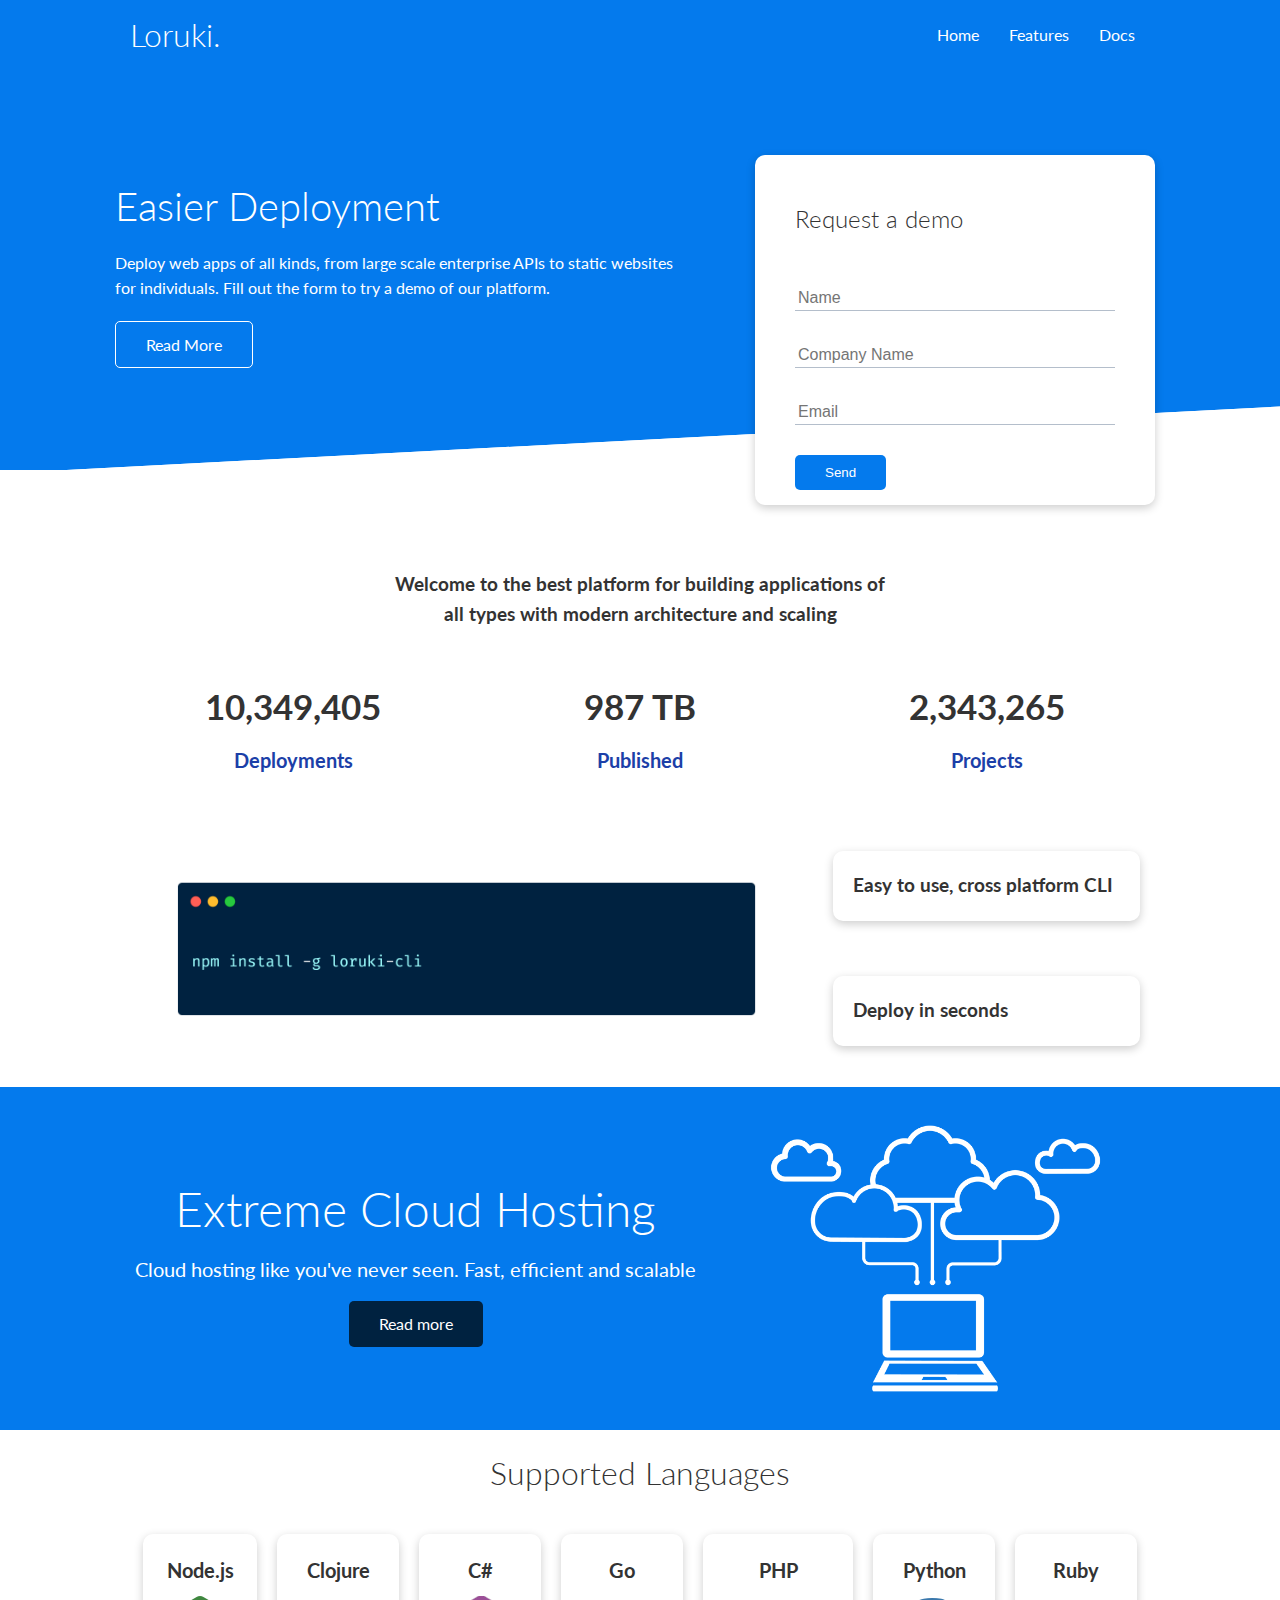
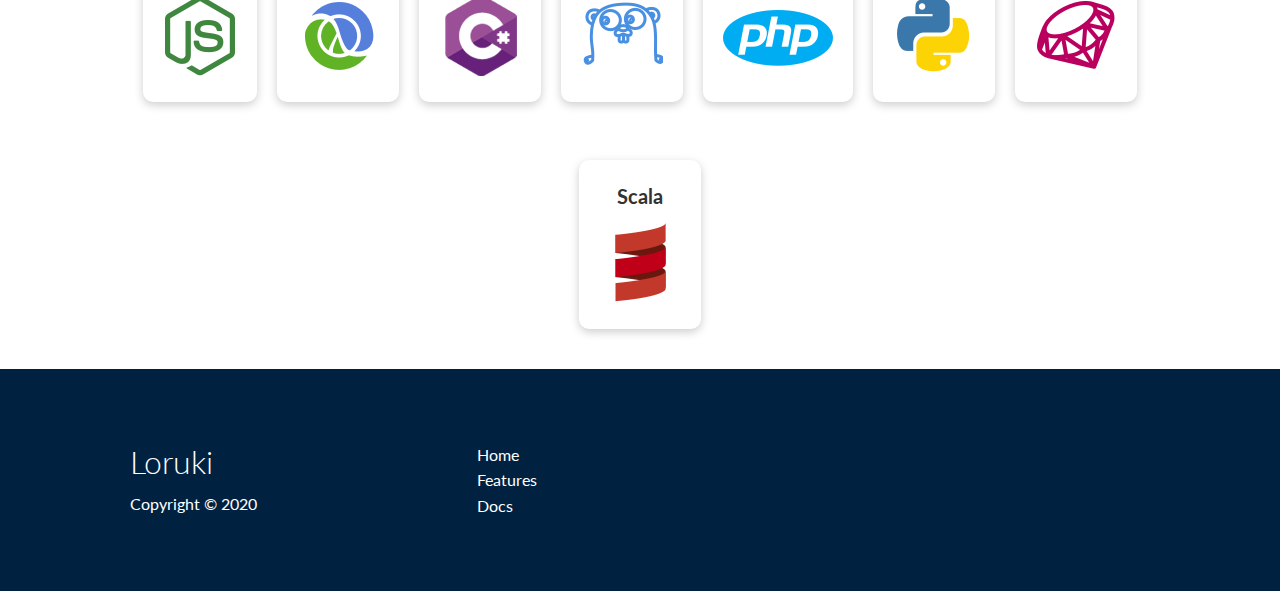
<file: index.html>
<!DOCTYPE html>
<html lang="en">
<head>
    <meta charset="UTF-8">
    <meta name="viewport" content="width=device-width, initial-scale=1.0">
    <link rel="stylesheet" href="https://cdnjs.cloudflare.com/ajax/libs/font-awesome/5.15.1/css/all.min.css" integrity="sha512-+4zCK9k+qNFUR5X+cKL9EIR+ZOhtIloNl9GIKS57V1MyNsYpYcUrUeQc9vNfzsWfV28IaLL3i96P9sdNyeRssA==" crossorigin="anonymous" />
    <link rel="stylesheet" href="css/utilities.css">
    <link rel="stylesheet" href="css/style.css">
    
    <title>Loruki | Cloud Hosting For Everyone</title>
</head>
<body>
    <!-- navbar -->
    <div class="navbar">
        <div class="container flex">
            <h1 class="logo">Loruki.</h1>
            <nav>
                <ul>
                    <li>
                        <a href="index.html">Home</a>
                    </li>
                    <li>
                        <a href="features.html">Features</a>
                    </li>
                    <li>
                        <a href="docs.html">Docs</a>
                    </li>
                </ul>
            </nav>
        </div>
    </div>    

    <!-- showcase -->
    <section class="showcase">
        <div class="container grid">
            <div class="showcase-text">
                <h1>Easier Deployment</h1>
                <p>Deploy web apps of all kinds, from large scale enterprise APIs to static websites for individuals. Fill out the form to try a demo of our platform.</p>
                <a href="features.html" class="btn btn-outline">Read More</a>
            </div>
            <div class="showcase-form card">
                <h2>Request a demo</h2>
                <form name="contact" method="POST" netlify-honeypot="bot-field" data-netlify="true">
                <p class="hidden">
                <label>Don't fill this out if you are human: <input name="bot-field"/></label>
                </p>
                    <div class="form-control">
                        <input type="text" name="name" placeholder="Name" required>
                    </div>
                    <div class="form-control">
                        <input type="text" name="company" placeholder="Company Name" required>
                    </div>
                    <div class="form-control">
                        <input type="email" name="email" placeholder="Email" required>
                    </div>
                    <input type="submit" value="Send" class="btn btn-primary">
                    <input type="hidden" name="form-name" value="contact">
                </form>
            </div>
        </div>
    </section>

    <!-- stats -->
    <section class="stats">
        <div class="container">
            <h3 class="stats-heading text-center my-1">
                Welcome to the best platform for building applications of all types with modern architecture and scaling
            </h3>

            <div class="grid grid-3 text-center my-4">
                <div>
                    <i class="fas fa-server fa-3x"></i>
                    <h3>10,349,405</h3>
                    <p class="text-secondary">Deployments</p>
                </div>
                <div>
                    <i class="fas fa-upload fa-3x"></i>
                    <h3>987 TB</h3>
                    <p class="text-secondary">Published</p>
                </div>
                <div>
                    <i class="fas fa-project-diagram fa-3x"></i>
                    <h3>2,343,265</h3>
                    <p class="text-secondary">Projects</p>
                </div>
            </div>
        </div>
    </section>

    <!-- Cli -->
    <section class="cli">
        <div class="container grid">
            <img src="images/cli.png" alt="">
            <div class="card">
                <h3>Easy to use, cross platform CLI</h3>
            </div>
            <div class="card">
                <h3>Deploy in seconds</h3>
            </div>
        </div>
    </section>

    <!-- Cloud -->
    <section class="cloud bg-primary my-2 py-2">
        <div class="container grid">
            <div class="text-center">
                <h2 class="lg">Extreme Cloud Hosting</h2>
                <p class="lead my-1">Cloud hosting like you've never seen. Fast, efficient and scalable</p>
                <a href="features.html" class="btn btn-dark">Read more</a>
            </div>
            <img src="images/cloud.png" alt="">
        </div>

    </section>

    <!-- Languages -->
    <section class="languages">
        <h2 class="md text-center my-2">
            Supported Languages
        </h2>
        <div class="container flex">
            <div class="card">
                <h4>Node.js</h4>
                <img src="images/logos/node.png" alt="">
            </div>
            <div class="card">
                <h4>Clojure</h4>
                <img src="images/logos/clojure.png" alt="">
            </div>
            <div class="card">
                <h4>C#</h4>
                <img src="images/logos/csharp.png" alt="">
            </div>
            <div class="card">
                <h4>Go</h4>
                <img src="images/logos/go.png" alt="">
            </div>
            <div class="card">
                <h4>PHP</h4>
                <img src="images/logos/php.png" alt="">
            </div>
            <div class="card">
                <h4>Python</h4>
                <img src="images/logos/python.png" alt="">
            </div>
            <div class="card">
                <h4>Ruby</h4>
                <img src="images/logos/ruby.png" alt="">
            </div>
            <div class="card">
                <h4>Scala</h4>
                <img src="images/logos/scala.png" alt="">
            </div>
        </div>
    </section>

    <!-- footer -->
    <footer class="footer bg-dark py-5">
        <div class="container grid grid-3">
            <div>
                <h1>Loruki</h1>
                <p>Copyright &copy; 2020</p>
            </div>
            <nav>
                <ul>
                    <li><a href="index.html">Home</a></li>
                    <li><a href="features.html">Features</a></li>
                    <li><a href="docs.html">Docs</a></li>
                </ul>
            </nav>
                <div class="social">
                    <a href="#"><i class="fab fa-github fa-2x"></i></a>
                    <a href="#"><i class="fab fa-facebook fa-2x"></i></a>
                    <a href="#"><i class="fab fa-instagram fa-2x"></i></a>
                    <a href="#"><i class="fab fa-twitter fa-2x"></i></a>
                </div>
        </div>
    </footer>
</body>
</html>
</file>
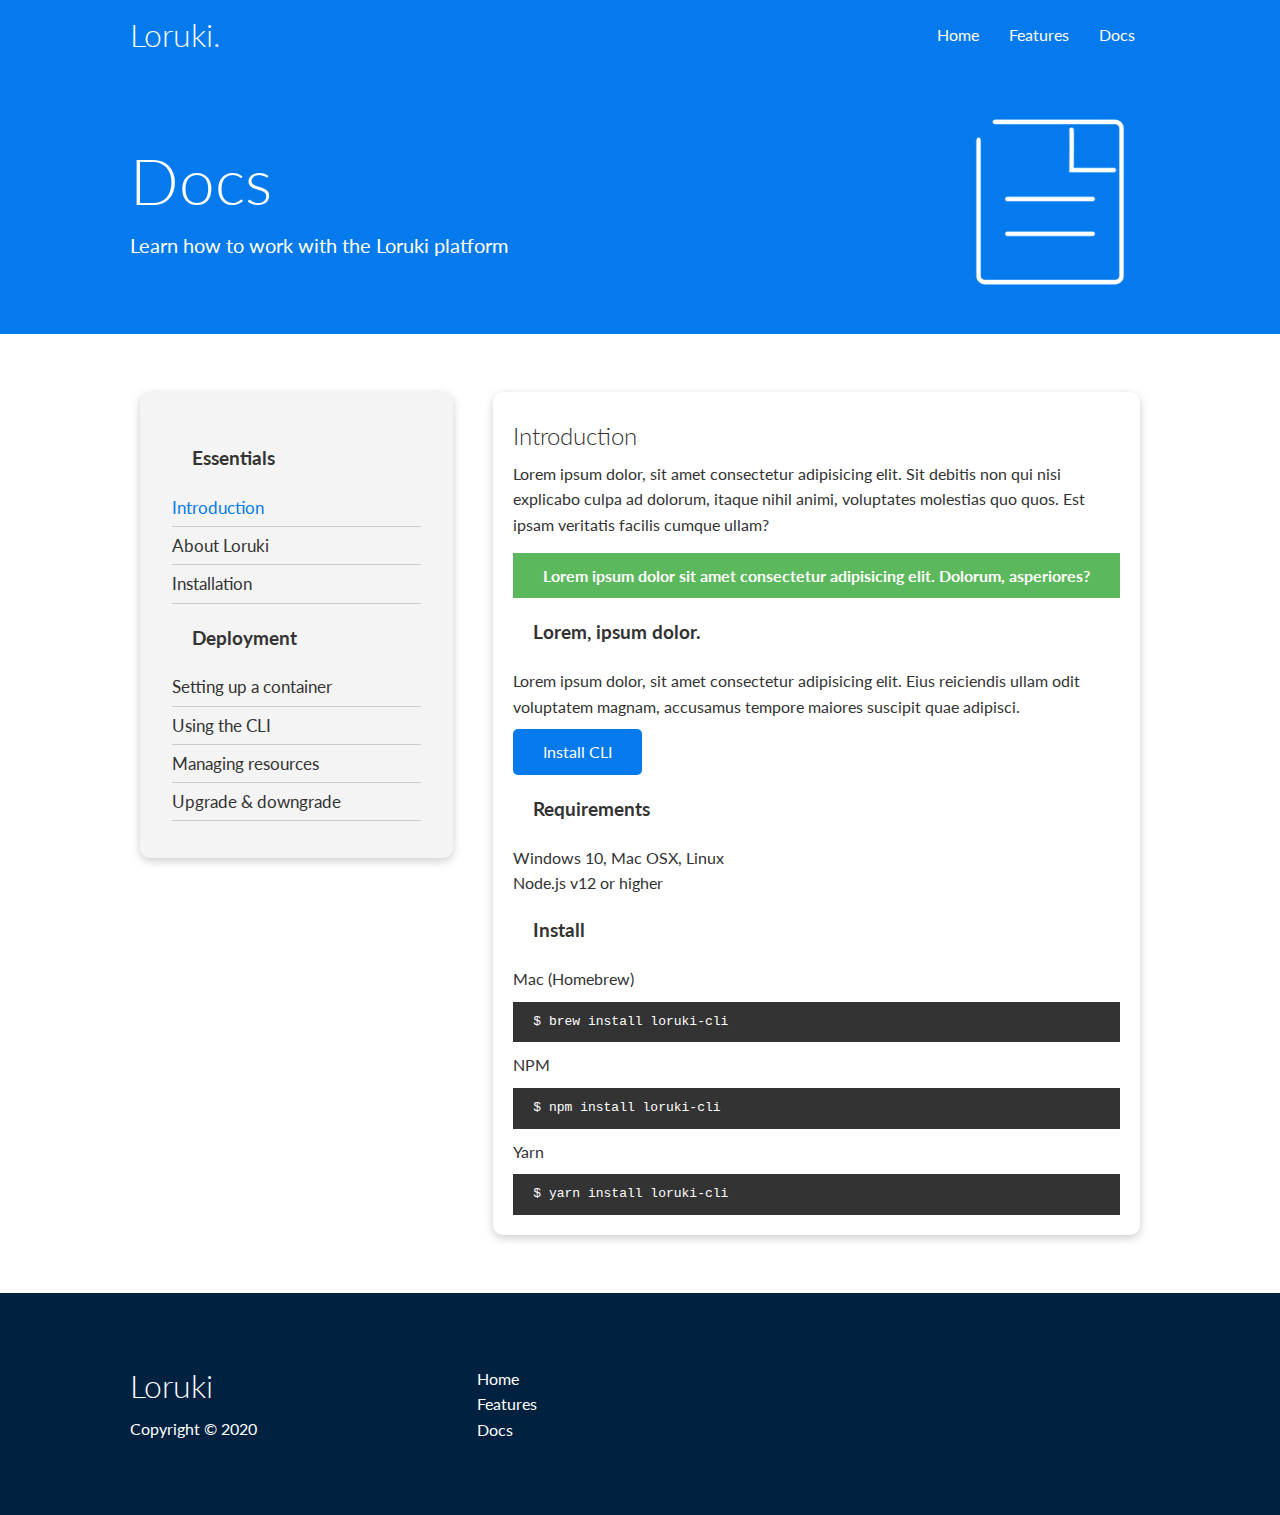
<file: docs.html>
<!DOCTYPE html>
<html lang="en">
<head>
    <meta charset="UTF-8">
    <meta name="viewport" content="width=device-width, initial-scale=1.0">
    <link rel="stylesheet" href="https://cdnjs.cloudflare.com/ajax/libs/font-awesome/5.15.1/css/all.min.css" integrity="sha512-+4zCK9k+qNFUR5X+cKL9EIR+ZOhtIloNl9GIKS57V1MyNsYpYcUrUeQc9vNfzsWfV28IaLL3i96P9sdNyeRssA==" crossorigin="anonymous" />
    <link rel="stylesheet" href="css/utilities.css">
    <link rel="stylesheet" href="css/style.css">
    
    <title>Loruki | Cloud Hosting For Everyone</title>
</head>
<body>
    <!-- navbar -->
    <div class="navbar">
        <div class="container flex">
            <h1 class="logo">Loruki.</h1>
            <nav>
                <ul>
                    <li>
                        <a href="index.html">Home</a>
                    </li>
                    <li>
                        <a href="features.html">Features</a>
                    </li>
                    <li>
                        <a href="docs.html">Docs</a>
                    </li>
                </ul>
            </nav>
        </div>
    </div>    

    <!-- head -->

    <section class="docs-head bg-primary py-3">
        <div class="container grid">
            <div>
                <h1 class="xl">Docs</h1>
                <p class="lead">
                    Learn how to work with the Loruki platform
                </p>
            </div>
            <img src="images/docs.png" alt="">
        </div>
    </section>

    <!-- main -->

    <section class="docs-main my-4">
        <div class="container grid">
            <div class="card bg-light p-3">
                <h3 class="my-2">Essentials</h3>
                <nav>
                    <ul>
                        <li><a class="text-primary" href="#">Introduction</a></li>
                        <li><a href="#">About Loruki</a></li>
                        <li><a href="#">Installation</a></li>
                    </ul>
                </nav>
                <h3 class="my-2">Deployment</h3>
                <nav>
                    <ul>
                        <li><a href="#">Setting up a container</a></li>
                        <li><a href="#">Using the CLI</a></li>
                        <li><a href="#">Managing resources</a></li>
                        <li><a href="#">Upgrade & downgrade</a></li>
                    </ul>
                </nav>
            </div>
            <div class="card">
                <h2>Introduction</h2>
                <p>Lorem ipsum dolor, sit amet consectetur adipisicing elit. Sit debitis non qui nisi explicabo culpa ad dolorum, itaque nihil animi, voluptates molestias quo quos. Est ipsam veritatis facilis cumque ullam?</p>
                <div class="alert alert-success">
                    <i class="fas fa-info"></i>
                    Lorem ipsum dolor sit amet consectetur adipisicing elit. Dolorum, asperiores?
                </div>
                <h3>Lorem, ipsum dolor.</h3>
                <p>Lorem ipsum dolor, sit amet consectetur adipisicing elit. Eius reiciendis ullam odit voluptatem magnam, accusamus tempore maiores suscipit quae adipisci.</p>
                <a href="#" class="btn btn-primary">Install CLI</a>
                <h3>Requirements</h3>
                <ul><li>Windows 10, Mac OSX, Linux</li>
                <li>Node.js v12 or higher</li></ul>

                <h3>Install</h3>
                <p>Mac (Homebrew)</p>
                <pre><code>$ brew install loruki-cli</code></pre>
                <p>NPM</p>
                <pre><code>$ npm install loruki-cli</code></pre>
                <p>Yarn</p>
                <pre><code>$ yarn install loruki-cli</code></pre>
            </div>
        </div>
    </section>

   

  

    <!-- footer -->
    <footer class="footer bg-dark py-5">
        <div class="container grid grid-3">
            <div>
                <h1>Loruki</h1>
                <p>Copyright &copy; 2020</p>
            </div>
            <nav>
                <ul>
                    <li><a href="index.html">Home</a></li>
                    <li><a href="features.html">Features</a></li>
                    <li><a href="docs.html">Docs</a></li>
                </ul>
            </nav>
                <div class="social">
                    <a href="#"><i class="fab fa-github fa-2x"></i></a>
                    <a href="#"><i class="fab fa-facebook fa-2x"></i></a>
                    <a href="#"><i class="fab fa-instagram fa-2x"></i></a>
                    <a href="#"><i class="fab fa-twitter fa-2x"></i></a>
                </div>
        </div>
    </footer>
</body>
</html>
</file>
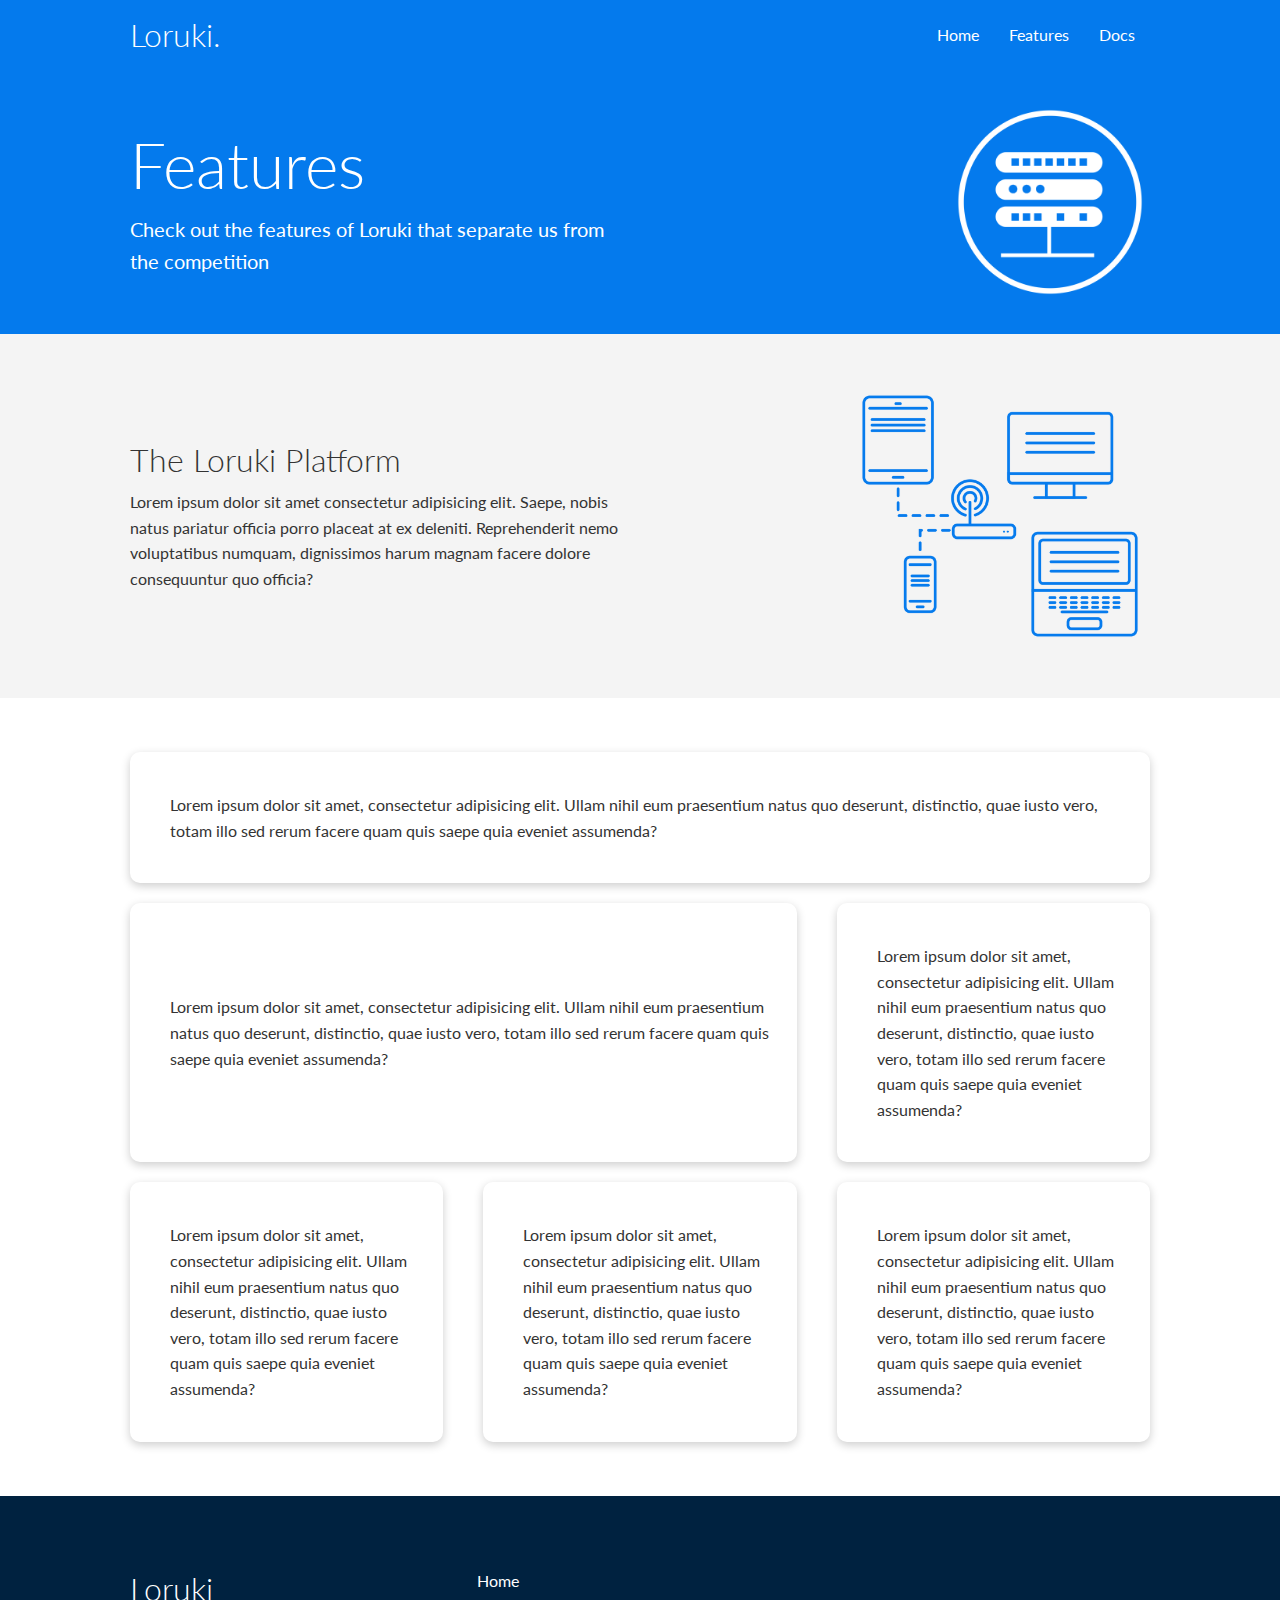
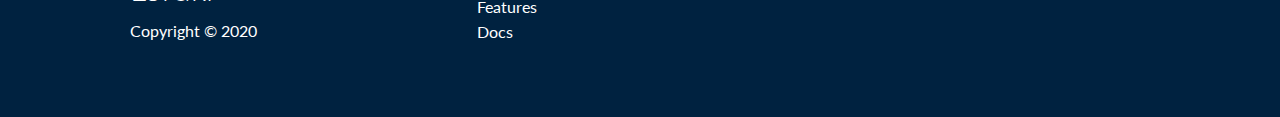
<file: features.html>
<!DOCTYPE html>
<html lang="en">
<head>
    <meta charset="UTF-8">
    <meta name="viewport" content="width=device-width, initial-scale=1.0">
    <link rel="stylesheet" href="https://cdnjs.cloudflare.com/ajax/libs/font-awesome/5.15.1/css/all.min.css" integrity="sha512-+4zCK9k+qNFUR5X+cKL9EIR+ZOhtIloNl9GIKS57V1MyNsYpYcUrUeQc9vNfzsWfV28IaLL3i96P9sdNyeRssA==" crossorigin="anonymous" />
    <link rel="stylesheet" href="css/utilities.css">
    <link rel="stylesheet" href="css/style.css">
    
    <title>Loruki | Cloud Hosting For Everyone</title>
</head>
<body>
    <!-- navbar -->
    <div class="navbar">
        <div class="container flex">
            <h1 class="logo">Loruki.</h1>
            <nav>
                <ul>
                    <li>
                        <a href="index.html">Home</a>
                    </li>
                    <li>
                        <a href="features.html">Features</a>
                    </li>
                    <li>
                        <a href="docs.html">Docs</a>
                    </li>
                </ul>
            </nav>
        </div>
    </div>    

    <!-- head -->

    <section class="features-head bg-primary py-3">
        <div class="container grid">
            <div>
                <h1 class="xl">Features</h1>
                <p class="lead">
                    Check out the features of Loruki that separate us from the competition
                </p>
            </div>
            <img src="images/server.png" alt="">
        </div>
    </section>

    <!-- sub head -->

    <section class="features-sub-head bg-light py-3">
        <div class="container grid">
            <div>
                <h1 class="md">The Loruki Platform</h1>
                <p>
                    Lorem ipsum dolor sit amet consectetur adipisicing elit. Saepe, nobis natus pariatur officia porro placeat at ex deleniti. Reprehenderit nemo voluptatibus numquam, dignissimos harum magnam facere dolore consequuntur quo officia?
                </p>
            </div>
            <img src="images/server2.png" alt="">
        </div>
    </section>

    <!-- main -->

    <section class="features-main my-2">
        <div class="container grid grid-3">
            <div class="card flex">
                <i class="fas fa-server fa-3x"></i>
                <p>Lorem ipsum dolor sit amet, consectetur adipisicing elit. Ullam nihil eum praesentium natus quo deserunt, distinctio, quae iusto vero, totam illo sed rerum facere quam quis saepe quia eveniet assumenda?</p>
            </div>
            <div class="card flex">
                <i class="fas fa-network-wired fa-3x"></i>
                <p>Lorem ipsum dolor sit amet, consectetur adipisicing elit. Ullam nihil eum praesentium natus quo deserunt, distinctio, quae iusto vero, totam illo sed rerum facere quam quis saepe quia eveniet assumenda?</p>
            </div>
            <div class="card flex">
                <i class="fas fa-laptop-code fa-3x"></i>
                <p>Lorem ipsum dolor sit amet, consectetur adipisicing elit. Ullam nihil eum praesentium natus quo deserunt, distinctio, quae iusto vero, totam illo sed rerum facere quam quis saepe quia eveniet assumenda?</p>
            </div>
            <div class="card flex">
                <i class="fas fa-database fa-3x"></i>
                <p>Lorem ipsum dolor sit amet, consectetur adipisicing elit. Ullam nihil eum praesentium natus quo deserunt, distinctio, quae iusto vero, totam illo sed rerum facere quam quis saepe quia eveniet assumenda?</p>
            </div>
            <div class="card flex">
                <i class="fas fa-power-off fa-3x"></i>
                <p>Lorem ipsum dolor sit amet, consectetur adipisicing elit. Ullam nihil eum praesentium natus quo deserunt, distinctio, quae iusto vero, totam illo sed rerum facere quam quis saepe quia eveniet assumenda?</p>
            </div>
            <div class="card flex">
                <i class="fas fa-upload fa-3x"></i>
                <p>Lorem ipsum dolor sit amet, consectetur adipisicing elit. Ullam nihil eum praesentium natus quo deserunt, distinctio, quae iusto vero, totam illo sed rerum facere quam quis saepe quia eveniet assumenda?</p>
            </div>
        </div>
    </section>

  

    <!-- footer -->
    <footer class="footer bg-dark py-5">
        <div class="container grid grid-3">
            <div>
                <h1>Loruki</h1>
                <p>Copyright &copy; 2020</p>
            </div>
            <nav>
                <ul>
                    <li><a href="index.html">Home</a></li>
                    <li><a href="features.html">Features</a></li>
                    <li><a href="docs.html">Docs</a></li>
                </ul>
            </nav>
                <div class="social">
                    <a href="#"><i class="fab fa-github fa-2x"></i></a>
                    <a href="#"><i class="fab fa-facebook fa-2x"></i></a>
                    <a href="#"><i class="fab fa-instagram fa-2x"></i></a>
                    <a href="#"><i class="fab fa-twitter fa-2x"></i></a>
                </div>
        </div>
    </footer>
</body>
</html>
</file>
<file: css/utilities.css>
/* Utilities */

.container {
    max-width: 1100px;
    margin: 0 auto;
    overflow: auto;
    padding: 0 40px;
    
}

.card {
    background-color: #fff;
    color: #333;
    border-radius: 10px;
    box-shadow: 0 3px 10px rgba(0,0,0, 0.2);
    padding: 20px;
    margin: 10px;
}

.btn {
    display: inline-block;
    padding: 10px 30px;
    cursor: pointer;
    background: var(--primary-color);
    color: #fff;
    border: none;
    border-radius: 5px;
}

.btn-outline {
    background-color: transparent;
    border: 1px #fff solid;
}

.btn:hover {
    transform: scale(.98);
}

/* Backgrounds & colored buttons*/
.bg-primary, .btn-primary {
    background-color: var(--primary-color);
    color: #fff;
}

.bg-secondary, .btn-secondary {
    background-color: var(--secondary-color);
    color: #fff;
}

.bg-dark, .btn-dark {
    background-color: var(--dark-color);
    color: #fff;
}

.bg-light, .btn-light {
    background-color: var(--light-color);
    color: #333;
}

.bg-primary a, .btn-primary a, .bg-secondary a, .btn-secondary a, .bg-dark a, .btn-dark a {
    color: #fff;
}

/* text colors */
.text-primary {
    color: var(--primary-color);
}

.text-secondary {
    color: var(--secondary-color);

}

.text-dark {
    color: var(--dark-color);

}

.text-light {
    color: var(--light-color);
}

/* Text sizes */

.lead {
    font-size:20px;
}

.sm {
    font-size: 1rem;
}

.md {
    font-size: 2rem;
}

.lg {
    font-size: 3rem;
}

.xl {
    font-size: 4rem;
}



.text-center {
    text-align: center;
}


/* alert */

.alert {
    background-color: var(--light-color);
    padding: 10px 20px;
    font-weight: bold;
    margin: 15px 0;
}

.alert i {
    margin-right: 10px;
}

.alert-success {
    background-color: var(--success-color);
    color: #fff;
}

.alert-error {
    background-color: var(--error-color);
    color: #fff;
}

.flex {
    display: flex; /* rende il div una riga flex */
    justify-content: center; /* asse principale (orizzontale in quanto riga) */
    align-items: center; /* asse secondario (verticale in quanto riga) */
    height: 100%;
}

.grid {
    display: grid;
    grid-template-columns: 1fr 1fr;  /*1 fractions of the entire space for the first element, 1 fraction of the space for the second */
    gap: 20px; /* spazio tra le colonne */
    justify-content: center;
    align-items: center;
    height: 100%;
}

.grid-3 {
    grid-template-columns: 1fr 1fr 1fr; 

}

/* Margins */

.my-1 {
    margin: 1rem 0; /* moltiplica il font size root (16px) */
}

.my-2 {
    margin: 1.5rem 0; 
}

.my-3 {
    margin: 2rem 0; 
}

.my-4 {
    margin: 3rem 0; 
}

.my-5 {
    margin: 4rem 0; 
}

.m-1 {
    margin: 1rem; 
}

.m-2 {
    margin: 1.5rem; 
}

.m-3 {
    margin: 2rem; 
}

.m-4 {
    margin: 3rem; 
}

.m-5 {
    margin: 4rem; 
}

/* Paddings */

.py-1 {
    padding: 1rem 0; /* moltiplica il font size root (16px) */
}

.py-2 {
    padding: 1.5rem 0; 
}

.py-3 {
    padding: 2rem 0; 
}

.py-4 {
    padding: 3rem 0; 
}

.py-5 {
    padding: 4rem 0; 
}

.p-1 {
    padding: 1rem; 
}

.p-2 {
    padding: 1.5rem; 
}

.p-3 {
    padding: 2rem; 
}

.p-4 {
    padding: 3rem; 
}

.p-5 {
    padding: 4rem; 
}
</file>
<file: css/style.css>
@import url('https://fonts.googleapis.com/css2?family=Lato:wght@300&display=swap');

:root {
    --primary-color: #047aed;
    --secondary-color: #1c3fa8;
    --dark-color: #002240;
    --light-color: #f4f4f4;
    --success-color: #5cb85c;
    --error-color: #d9534f;
}

* {
    box-sizing: border-box; /* it allows to add padding and borders without having to add to the width of an element */
    padding: 0; /* resetting */
    margin: 0;
}

body {
    font-family: 'Lato', sans-serif;
    color: #333;
    line-height: 1.6;
}

ul {
    list-style-type: none;
}

a {
    text-decoration: none;
    color: #333;
}

h1, h2 {
    font-weight: 300;
    line-height: 1.2;
    margin: 10px 0;
}

p {
    margin: 10px 0;
}

img {
    width: 100%;
}

code, pre {
    background: #333;
    color: #fff;
    padding: 10px;
}

.hidden {
    visibility: hidden;
    height: 0;
}

/* Navbar */

.navbar {
    background-color: var(--primary-color);
    color: #fff;
    height: 70px;
}

.navbar ul {
    display: flex;
}

.navbar a {
    color: #fff;
    padding: 10px;
    margin: 0 5px;
}

.navbar a:hover {
    border-bottom: 2px #fff solid;
}

.navbar .flex /* if flex is in the navbar */ {
    justify-content: space-between;
}

/* Showcase */

.showcase {
    height: 400px;
    background-color: var(--primary-color);
    color: #fff;
    position: relative;
}

.showcase h1 {
    font-size: 40px;

}

.showcase p {
    margin: 20px 0;
}

.showcase .grid {
    overflow: visible; /* cosi' la card del form sborda, ma invece di mostrare una scrolbar, facciamo vedere lo sbordo */
    grid-template-columns: 55% 45%;
    gap: 30px;
}

.showcase-text {
    animation: slideInFromLeft 1s ease-in;
}

.showcase-form {
    position: relative; /* if you want to use top, bottom, etc. you need to use position */
    top: 60px;
    height: 350px;
    width: 400px;
    padding: 40px;
    z-index: 100;
    justify-self: flex-end; /* spinge il form a destra */
    animation: slideInFromRight 1s ease-in;

}

.showcase-form .form-control {
    margin: 30px 0;
}

.showcase-form input[type='text'],
.showcase-form input[type='email'] {
    border: 0;
    border-bottom: 1px solid #b4becb;
    width: 100%;
    padding: 3px;
    font-size: 16px;

}

.showcase-form input:focus {
    outline: none;
}

.showcase::before,.showcase::after {
    content: '';
    position: absolute;
    height: 100px;
    bottom: -70px;
    right: 0;
    left:0;
    background: white;
    transform: skewY(-3deg);
    -webkit-transform: skewY(-3deg);
    -moz-transform: skewY(-3deg);
    -ms-transform: skewY(-3deg);

}

/* Stats */

.stats {
    padding-top: 100px;
    animation: slideInFromBottom 1s ease-in;
}

.stats-heading {
    max-width: 500px;
    margin:auto;
}

.stats .grid h3 {
    font-size: 35px;
}

.stats .grid p {
    font-size: 20px;
    font-weight: bold;
}

/* CLI */
.cli .grid {
    grid-template-columns: repeat(3,1fr);
    grid-template-rows: repeat(2,1fr);
}

.cli .grid > *:first-child { /*anything that is the first child */
    grid-column: 1 / span 2;
    grid-row: 1/ span 2;
}

/* Cloud */

.cloud .grid {
    grid-template-columns: 4fr 3fr;
}

/* Languages */

.languages .flex {
    flex-wrap: wrap;
}
.languages .card {
    text-align:center;
    margin: 18px 10px 40px;
    transition: transform 0.2s ease-in;
}

.languages .card h4 {
    font-size: 20px;
    margin-bottom: 10px;
}

.languages .card:hover {
    transform: translateY(-15px);
}

/* Features */

.features-head img {
    width:200px;
    justify-self: flex-end;
}

.features-sub-head img {
    width: 300px;
    justify-self: flex-end;
}

.features-main .card > i {
    margin-right: 20px 

}

.features-main .grid {
    padding: 30px;
}

.features-main .grid > *:first-child {
    grid-column: 1 / span 3;
}

.features-main .grid > *:nth-child(2) {
    grid-column: 1 / span 2;
}

/* Docs */

.docs-head img {
    width:200px;
    justify-self: flex-end;
}

.docs-main h3 {
    margin: 20px;
}

.docs-main .grid {
    grid-template-columns: 1fr 2fr;
    align-items: flex-start;
}

.docs-main nav li {
    font-size: 17px;
    padding-bottom: 5px;
    margin-bottom: 5px;
    border-bottom: 1px #ccc solid;
}

.docs-main a:hover {
    font-weight: bold;
}

/* Footer */
.footer .social a {
    margin: 0 10px;
}

/* Animations */

@keyframes slideInFromLeft {
    0% {
        transform: translateX(-100%);
    }

    100% {
        transform: translateX(0);
    }
}

@keyframes slideInFromRight {
    0% {
        transform: translateX(100%);
    }

    100% {
        transform: translateX(0);
    }
}

@keyframes slideInFromTop {
    0% {
        transform: translateY(-100%);
    }

    100% {
        transform: translateX(0);
    }
}

@keyframes slideInFromBottom {
    0% {
        transform: translateY(100%);
    }

    100% {
        transform: translateX(0);
    }
}

/* Tablets and under */
@media(max-width: 768px){
    .grid,
    .showcase .grid,
    .stats .grid,
    .cli .grid,
    .cloud .grid,
    .features-main .grid,
    .docs-main .grid {
        grid-template-columns: 1fr;
        grid-template-rows: 1fr;
    }

    .showcase {
        height: auto;
    }

    .showcase-text {
        text-align: center;
        margin-top: 40px;
        animation: slideInFromTop 1s ease-in;
    }

    .showcase-form {
        justify-self: center;
        margin: auto;
        animation: slideInFromBottom 1s ease-in;
    }

    .cli .grid > *:first-child {
        grid-column: 1;
        grid-row: 1;
    }

    .features-head, .features-sub-head, .docs-head {
        text-align: center;

    }

    .features-head img, .features-sub-head img, .docs-head img {
        justify-self: center;
        
    }

    .features-main .grid > *:first-child,
    .features-main .grid > *:nth-child(2) {
        grid-column: 1;
    }


}



/* Mobile */
@media(max-width: 500px){
    .navbar {
        height: 110px;
    }

    .navbar .flex {
        flex-direction: column;
    }

    .navbar ul {
        padding: 10px;
        background-color: rgba(0,0,0,0.1);
    }
    
}
</file>
